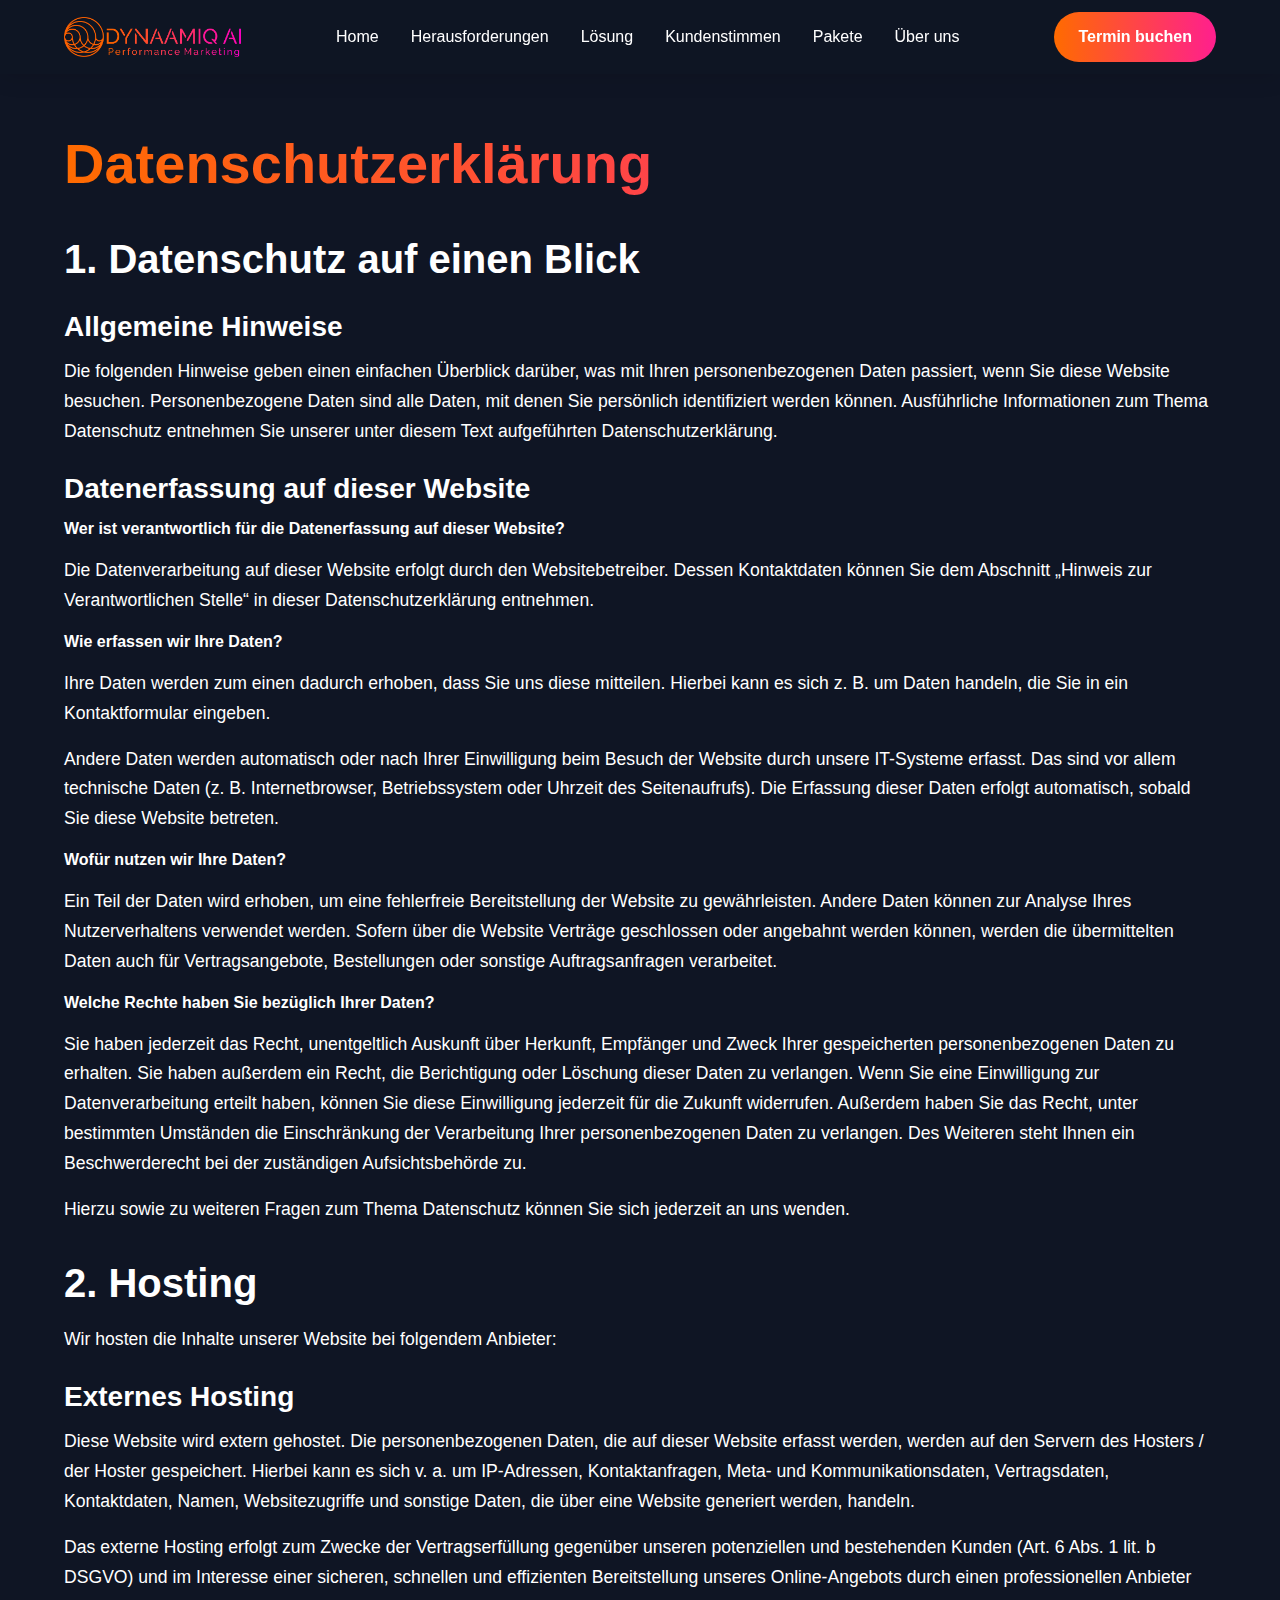
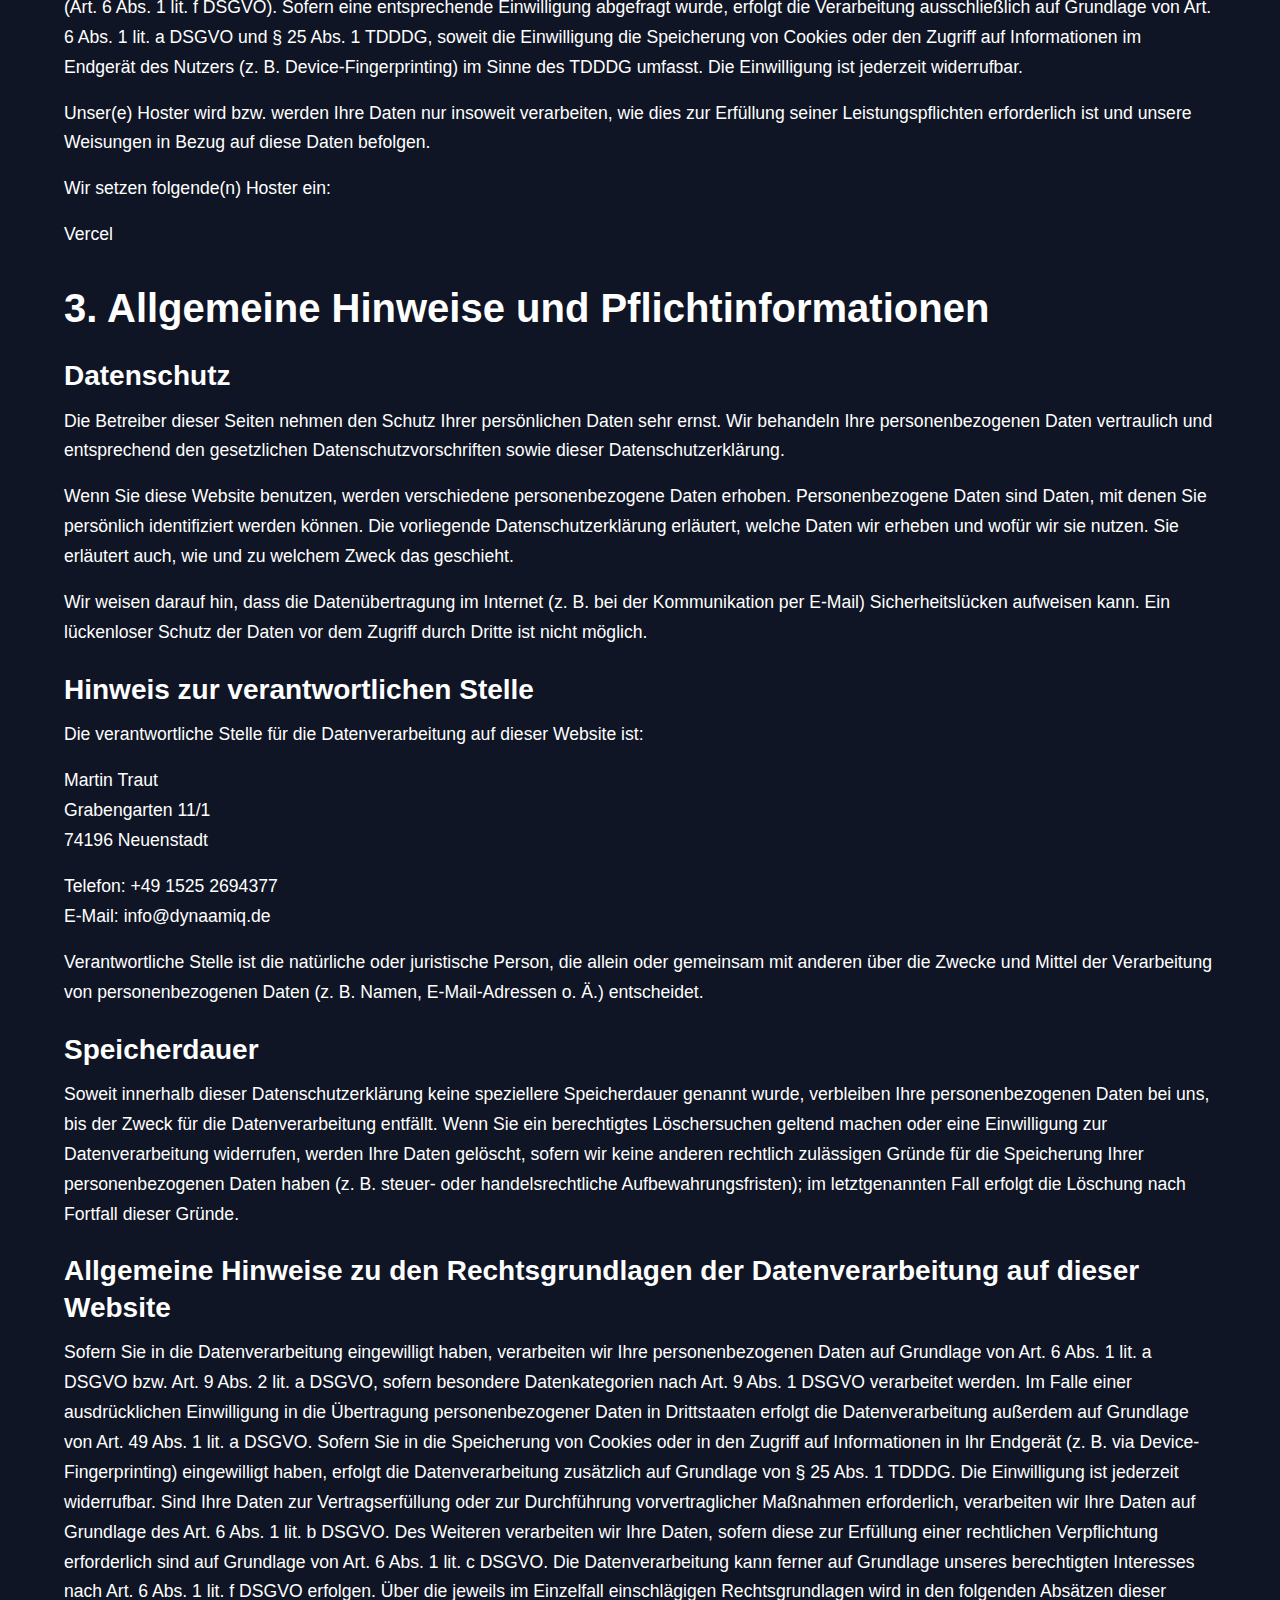
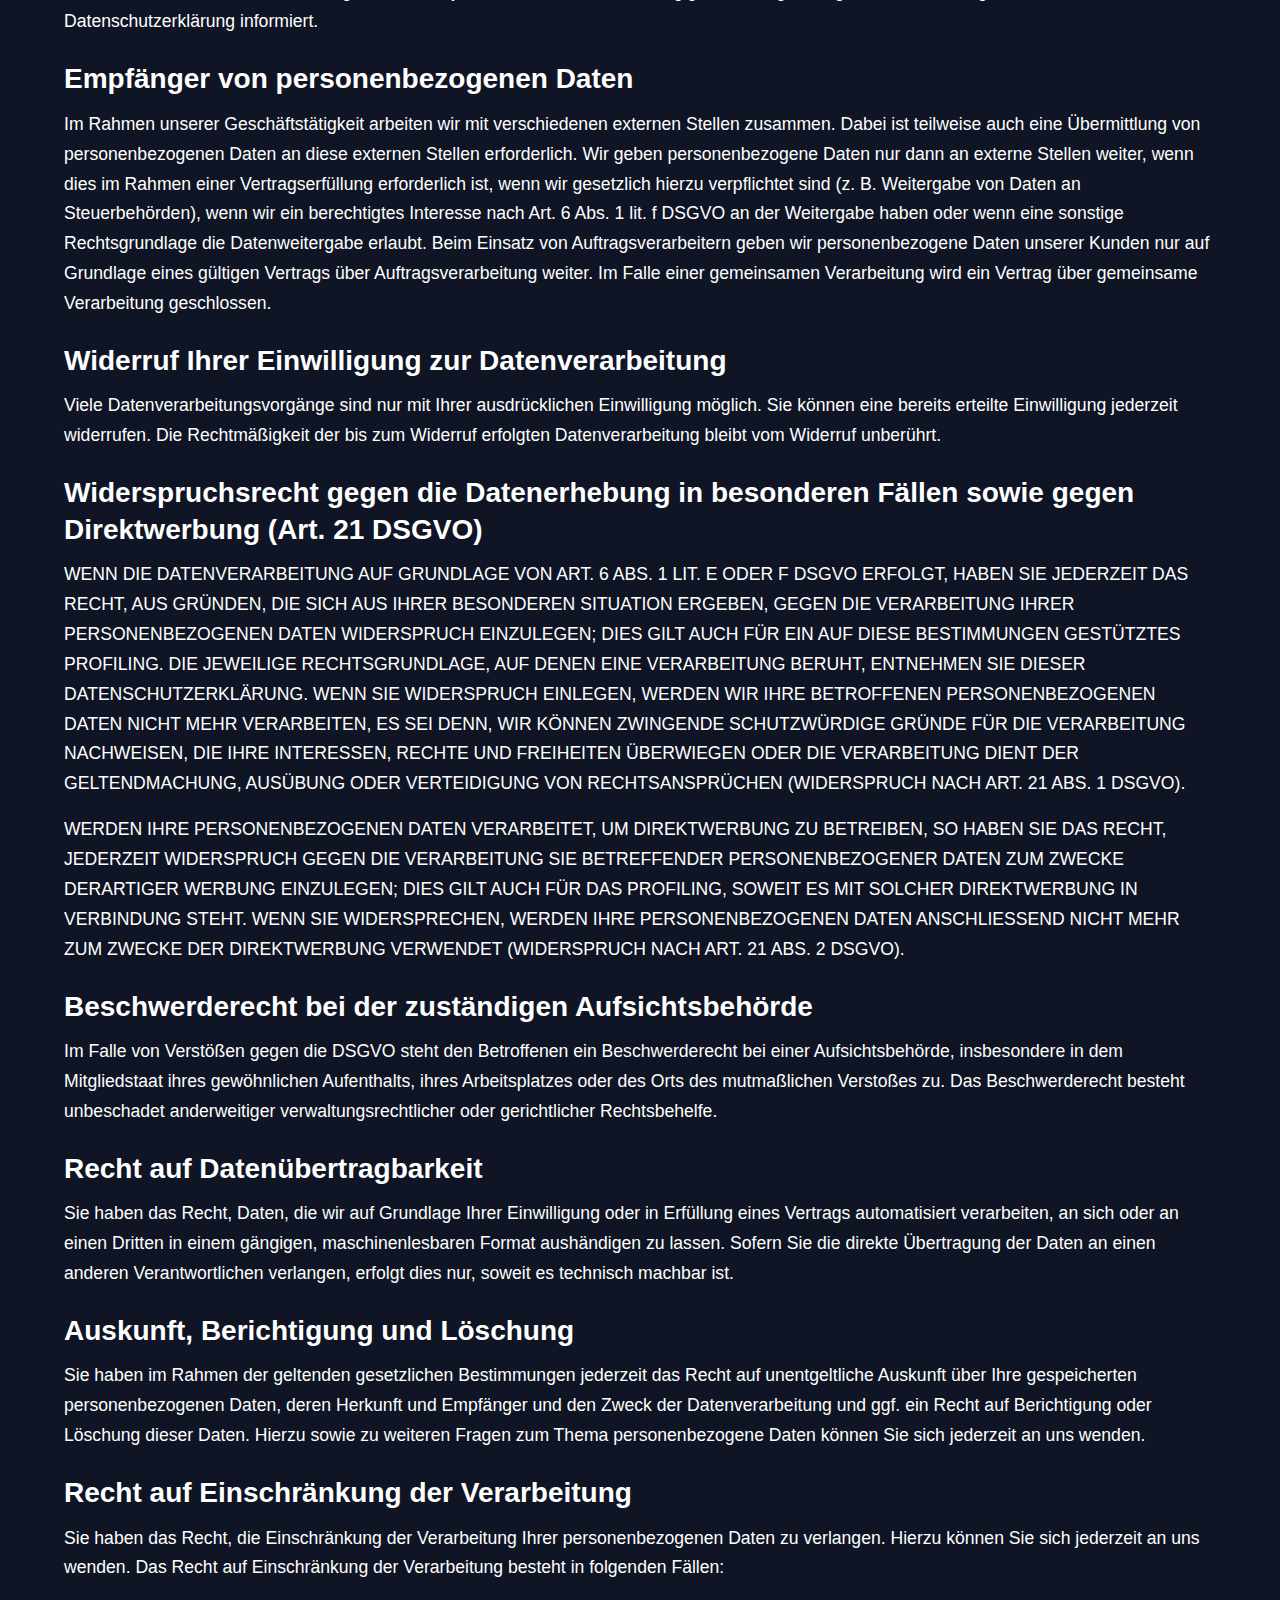
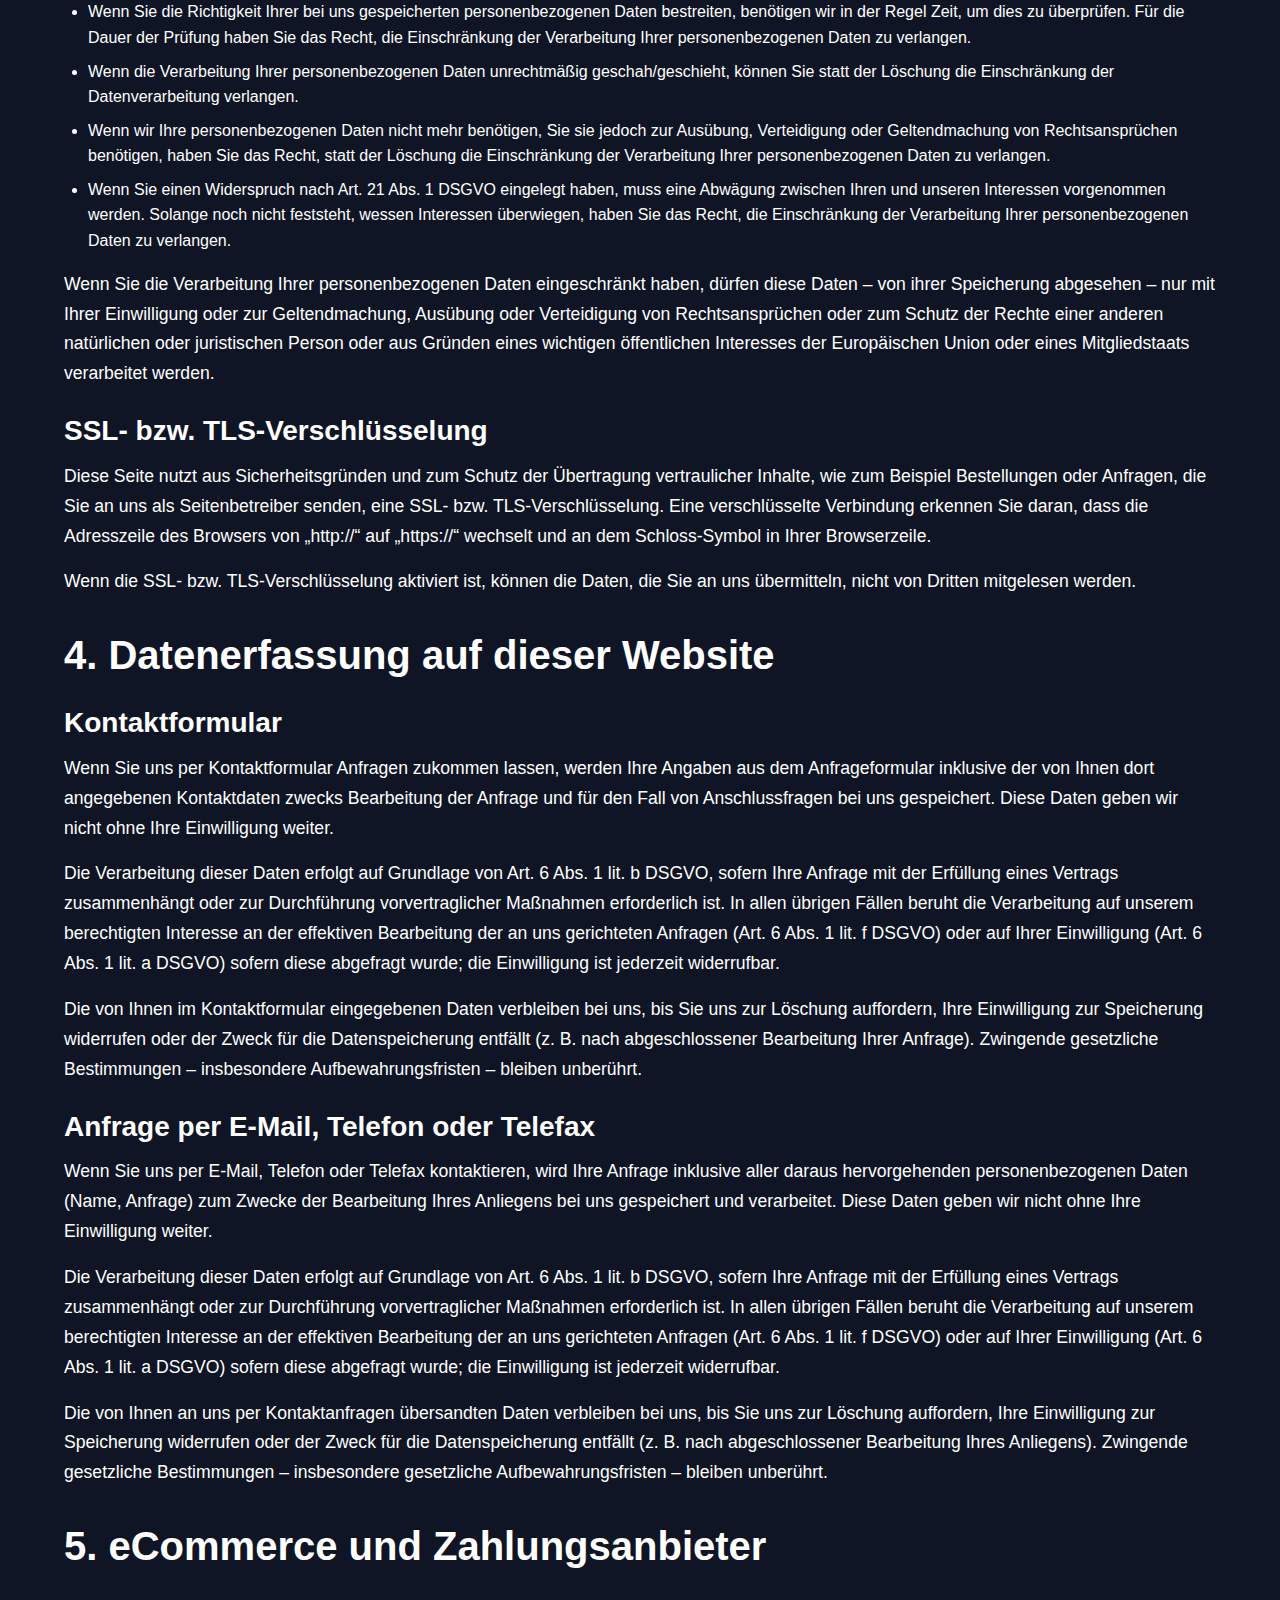
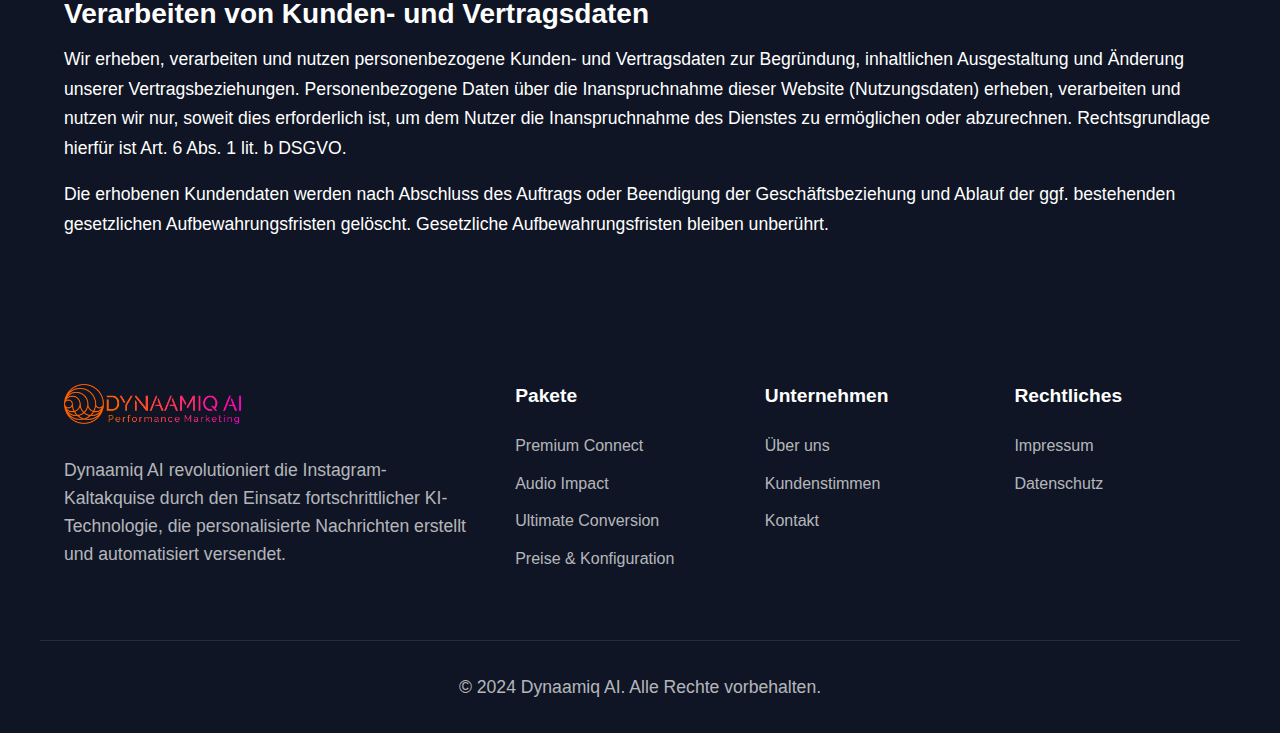
<file: datenschutz.html>
<!DOCTYPE html>
<html lang="de">

<head>
    <meta charset="UTF-8">
    <meta name="viewport" content="width=device-width, initial-scale=1.0">
    <title>Datenschutz - Dynaamiq AI</title>
    <link rel="stylesheet" href="css/styles.css">
    <link rel="icon" type="image/png" href="images/dynaamiq_logo.png">
    <style>
        body {
            padding-top: 80px;
            /* Account for fixed navbar */
        }

        .legal-content {
            padding: 3rem 1.5rem;
            background-color: var(--dark-bg);
            color: var(--text-light);
            min-height: calc(100vh - 160px);
            /* Adjust based on navbar and footer height */
        }

        .legal-content h1 {
            margin-bottom: 2rem;
        }

        .legal-content h2 {
            margin-top: 2rem;
            margin-bottom: 1rem;
        }

        .legal-content h3 {
            margin-top: 1.5rem;
            margin-bottom: 0.75rem;
        }

        .legal-content p {
            margin-bottom: 1rem;
            line-height: 1.7;
        }

        .legal-content ul {
            margin-bottom: 1rem;
            margin-left: 1.5rem;
        }

        .legal-content li {
            margin-bottom: 0.5rem;
        }

        .legal-content a {
            color: var(--primary-color);
            text-decoration: underline;
        }

        .legal-content a:hover {
            color: var(--secondary-color);
        }
    </style>
</head>

<body>
    <!-- Navbar -->
    <nav class="navbar scrolled"> <!-- Assuming scrolled state for consistent look -->
        <div class="container navbar-container">
            <a href="index.html" class="navbar-logo">
                <img src="images/dynaamiq_logo.png" alt="Dynaamiq AI Logo">
            </a>
            <div class="navbar-menu">
                <a href="index.html#home">Home</a>
                <a href="index.html#challenges">Herausforderungen</a>
                <a href="index.html#solution">Lösung</a>
                <a href="index.html#testimonials">Kundenstimmen</a>
                <a href="index.html#pricing">Pakete</a>
                <a href="index.html#team">Über uns</a>
            </div>
            <a href="index.html#contact" class="btn btn-primary navbar-cta">
                <span class="navbar-cta-text">Termin buchen</span>
            </a>
            <button class="navbar-toggle">
                <i class="fas fa-bars"></i>
            </button>
        </div>
    </nav>

    <main class="legal-content container">
        <h1>Datenschutz&shy;erkl&auml;rung</h1>
        <h2>1. Datenschutz auf einen Blick</h2>
        <h3>Allgemeine Hinweise</h3>
        <p>Die folgenden Hinweise geben einen einfachen &Uuml;berblick dar&uuml;ber, was mit Ihren personenbezogenen
            Daten passiert, wenn Sie diese Website besuchen. Personenbezogene Daten sind alle Daten, mit denen Sie
            pers&ouml;nlich identifiziert werden k&ouml;nnen. Ausf&uuml;hrliche Informationen zum Thema Datenschutz
            entnehmen Sie unserer unter diesem Text aufgef&uuml;hrten Datenschutzerkl&auml;rung.</p>
        <h3>Datenerfassung auf dieser Website</h3>
        <h4>Wer ist verantwortlich f&uuml;r die Datenerfassung auf dieser Website?</h4>
        <p>Die Datenverarbeitung auf dieser Website erfolgt durch den Websitebetreiber. Dessen Kontaktdaten k&ouml;nnen
            Sie dem Abschnitt &bdquo;Hinweis zur Verantwortlichen Stelle&ldquo; in dieser Datenschutzerkl&auml;rung
            entnehmen.</p>
        <h4>Wie erfassen wir Ihre Daten?</h4>
        <p>Ihre Daten werden zum einen dadurch erhoben, dass Sie uns diese mitteilen. Hierbei kann es sich z.&nbsp;B. um
            Daten handeln, die Sie in ein Kontaktformular eingeben.</p>
        <p>Andere Daten werden automatisch oder nach Ihrer Einwilligung beim Besuch der Website durch unsere IT-Systeme
            erfasst. Das sind vor allem technische Daten (z.&nbsp;B. Internetbrowser, Betriebssystem oder Uhrzeit des
            Seitenaufrufs). Die Erfassung dieser Daten erfolgt automatisch, sobald Sie diese Website betreten.</p>
        <h4>Wof&uuml;r nutzen wir Ihre Daten?</h4>
        <p>Ein Teil der Daten wird erhoben, um eine fehlerfreie Bereitstellung der Website zu gew&auml;hrleisten. Andere
            Daten k&ouml;nnen zur Analyse Ihres Nutzerverhaltens verwendet werden. Sofern &uuml;ber die Website
            Vertr&auml;ge geschlossen oder angebahnt werden k&ouml;nnen, werden die &uuml;bermittelten Daten auch
            f&uuml;r Vertragsangebote, Bestellungen oder sonstige Auftragsanfragen verarbeitet.</p>
        <h4>Welche Rechte haben Sie bez&uuml;glich Ihrer Daten?</h4>
        <p>Sie haben jederzeit das Recht, unentgeltlich Auskunft &uuml;ber Herkunft, Empf&auml;nger und Zweck Ihrer
            gespeicherten personenbezogenen Daten zu erhalten. Sie haben au&szlig;erdem ein Recht, die Berichtigung oder
            L&ouml;schung dieser Daten zu verlangen. Wenn Sie eine Einwilligung zur Datenverarbeitung erteilt haben,
            k&ouml;nnen Sie diese Einwilligung jederzeit f&uuml;r die Zukunft widerrufen. Au&szlig;erdem haben Sie das
            Recht, unter bestimmten Umst&auml;nden die Einschr&auml;nkung der Verarbeitung Ihrer personenbezogenen Daten
            zu verlangen. Des Weiteren steht Ihnen ein Beschwerderecht bei der zust&auml;ndigen Aufsichtsbeh&ouml;rde
            zu.</p>
        <p>Hierzu sowie zu weiteren Fragen zum Thema Datenschutz k&ouml;nnen Sie sich jederzeit an uns wenden.</p>
        <h2>2. Hosting</h2>
        <p>Wir hosten die Inhalte unserer Website bei folgendem Anbieter:</p>
        <h3>Externes Hosting</h3>
        <p>Diese Website wird extern gehostet. Die personenbezogenen Daten, die auf dieser Website erfasst werden,
            werden auf den Servern des Hosters / der Hoster gespeichert. Hierbei kann es sich v.&nbsp;a. um IP-Adressen,
            Kontaktanfragen, Meta- und Kommunikationsdaten, Vertragsdaten, Kontaktdaten, Namen, Websitezugriffe und
            sonstige Daten, die &uuml;ber eine Website generiert werden, handeln.</p>
        <p>Das externe Hosting erfolgt zum Zwecke der Vertragserf&uuml;llung gegen&uuml;ber unseren potenziellen und
            bestehenden Kunden (Art. 6 Abs. 1 lit. b DSGVO) und im Interesse einer sicheren, schnellen und effizienten
            Bereitstellung unseres Online-Angebots durch einen professionellen Anbieter (Art. 6 Abs. 1 lit. f DSGVO).
            Sofern eine entsprechende Einwilligung abgefragt wurde, erfolgt die Verarbeitung ausschlie&szlig;lich auf
            Grundlage von Art. 6 Abs. 1 lit. a DSGVO und &sect; 25 Abs. 1 TDDDG, soweit die Einwilligung die Speicherung
            von Cookies oder den Zugriff auf Informationen im Endger&auml;t des Nutzers (z.&nbsp;B.
            Device-Fingerprinting) im Sinne des TDDDG umfasst. Die Einwilligung ist jederzeit widerrufbar.</p>
        <p>Unser(e) Hoster wird bzw. werden Ihre Daten nur insoweit verarbeiten, wie dies zur Erf&uuml;llung seiner
            Leistungspflichten erforderlich ist und unsere Weisungen in Bezug auf diese Daten befolgen.</p>
        <p>Wir setzen folgende(n) Hoster ein:</p>
        <p>Vercel</p>
        <h2>3. Allgemeine Hinweise und Pflicht&shy;informationen</h2>
        <h3>Datenschutz</h3>
        <p>Die Betreiber dieser Seiten nehmen den Schutz Ihrer pers&ouml;nlichen Daten sehr ernst. Wir behandeln Ihre
            personenbezogenen Daten vertraulich und entsprechend den gesetzlichen Datenschutzvorschriften sowie dieser
            Datenschutzerkl&auml;rung.</p>
        <p>Wenn Sie diese Website benutzen, werden verschiedene personenbezogene Daten erhoben. Personenbezogene Daten
            sind Daten, mit denen Sie pers&ouml;nlich identifiziert werden k&ouml;nnen. Die vorliegende
            Datenschutzerkl&auml;rung erl&auml;utert, welche Daten wir erheben und wof&uuml;r wir sie nutzen. Sie
            erl&auml;utert auch, wie und zu welchem Zweck das geschieht.</p>
        <p>Wir weisen darauf hin, dass die Daten&uuml;bertragung im Internet (z.&nbsp;B. bei der Kommunikation per
            E-Mail) Sicherheitsl&uuml;cken aufweisen kann. Ein l&uuml;ckenloser Schutz der Daten vor dem Zugriff durch
            Dritte ist nicht m&ouml;glich.</p>
        <h3>Hinweis zur verantwortlichen Stelle</h3>
        <p>Die verantwortliche Stelle f&uuml;r die Datenverarbeitung auf dieser Website ist:</p>
        <p>Martin Traut<br />
            Grabengarten 11/1<br />
            74196 Neuenstadt</p>

        <p>Telefon: +49 1525 2694377<br />
            E-Mail: info@dynaamiq.de</p>
        <p>Verantwortliche Stelle ist die nat&uuml;rliche oder juristische Person, die allein oder gemeinsam mit anderen
            &uuml;ber die Zwecke und Mittel der Verarbeitung von personenbezogenen Daten (z.&nbsp;B. Namen,
            E-Mail-Adressen o. &Auml;.) entscheidet.</p>

        <h3>Speicherdauer</h3>
        <p>Soweit innerhalb dieser Datenschutzerkl&auml;rung keine speziellere Speicherdauer genannt wurde, verbleiben
            Ihre personenbezogenen Daten bei uns, bis der Zweck f&uuml;r die Datenverarbeitung entf&auml;llt. Wenn Sie
            ein berechtigtes L&ouml;schersuchen geltend machen oder eine Einwilligung zur Datenverarbeitung widerrufen,
            werden Ihre Daten gel&ouml;scht, sofern wir keine anderen rechtlich zul&auml;ssigen Gr&uuml;nde f&uuml;r die
            Speicherung Ihrer personenbezogenen Daten haben (z.&nbsp;B. steuer- oder handelsrechtliche
            Aufbewahrungsfristen); im letztgenannten Fall erfolgt die L&ouml;schung nach Fortfall dieser Gr&uuml;nde.
        </p>
        <h3>Allgemeine Hinweise zu den Rechtsgrundlagen der Datenverarbeitung auf dieser Website</h3>
        <p>Sofern Sie in die Datenverarbeitung eingewilligt haben, verarbeiten wir Ihre personenbezogenen Daten auf
            Grundlage von Art. 6 Abs. 1 lit. a DSGVO bzw. Art. 9 Abs. 2 lit. a DSGVO, sofern besondere Datenkategorien
            nach Art. 9 Abs. 1 DSGVO verarbeitet werden. Im Falle einer ausdr&uuml;cklichen Einwilligung in die
            &Uuml;bertragung personenbezogener Daten in Drittstaaten erfolgt die Datenverarbeitung au&szlig;erdem auf
            Grundlage von Art. 49 Abs. 1 lit. a DSGVO. Sofern Sie in die Speicherung von Cookies oder in den Zugriff auf
            Informationen in Ihr Endger&auml;t (z.&nbsp;B. via Device-Fingerprinting) eingewilligt haben, erfolgt die
            Datenverarbeitung zus&auml;tzlich auf Grundlage von &sect; 25 Abs. 1 TDDDG. Die Einwilligung ist jederzeit
            widerrufbar. Sind Ihre Daten zur Vertragserf&uuml;llung oder zur Durchf&uuml;hrung vorvertraglicher
            Ma&szlig;nahmen erforderlich, verarbeiten wir Ihre Daten auf Grundlage des Art. 6 Abs. 1 lit. b DSGVO. Des
            Weiteren verarbeiten wir Ihre Daten, sofern diese zur Erf&uuml;llung einer rechtlichen Verpflichtung
            erforderlich sind auf Grundlage von Art. 6 Abs. 1 lit. c DSGVO. Die Datenverarbeitung kann ferner auf
            Grundlage unseres berechtigten Interesses nach Art. 6 Abs. 1 lit. f DSGVO erfolgen. &Uuml;ber die jeweils im
            Einzelfall einschl&auml;gigen Rechtsgrundlagen wird in den folgenden Abs&auml;tzen dieser
            Datenschutzerkl&auml;rung informiert.</p>
        <h3>Empf&auml;nger von personenbezogenen Daten</h3>
        <p>Im Rahmen unserer Gesch&auml;ftst&auml;tigkeit arbeiten wir mit verschiedenen externen Stellen zusammen.
            Dabei ist teilweise auch eine &Uuml;bermittlung von personenbezogenen Daten an diese externen Stellen
            erforderlich. Wir geben personenbezogene Daten nur dann an externe Stellen weiter, wenn dies im Rahmen einer
            Vertragserf&uuml;llung erforderlich ist, wenn wir gesetzlich hierzu verpflichtet sind (z.&nbsp;B. Weitergabe
            von Daten an Steuerbeh&ouml;rden), wenn wir ein berechtigtes Interesse nach Art. 6 Abs. 1 lit. f DSGVO an
            der Weitergabe haben oder wenn eine sonstige Rechtsgrundlage die Datenweitergabe erlaubt. Beim Einsatz von
            Auftragsverarbeitern geben wir personenbezogene Daten unserer Kunden nur auf Grundlage eines g&uuml;ltigen
            Vertrags &uuml;ber Auftragsverarbeitung weiter. Im Falle einer gemeinsamen Verarbeitung wird ein Vertrag
            &uuml;ber gemeinsame Verarbeitung geschlossen.</p>
        <h3>Widerruf Ihrer Einwilligung zur Datenverarbeitung</h3>
        <p>Viele Datenverarbeitungsvorg&auml;nge sind nur mit Ihrer ausdr&uuml;cklichen Einwilligung m&ouml;glich. Sie
            k&ouml;nnen eine bereits erteilte Einwilligung jederzeit widerrufen. Die Rechtm&auml;&szlig;igkeit der bis
            zum Widerruf erfolgten Datenverarbeitung bleibt vom Widerruf unber&uuml;hrt.</p>
        <h3>Widerspruchsrecht gegen die Datenerhebung in besonderen F&auml;llen sowie gegen Direktwerbung (Art. 21
            DSGVO)</h3>
        <p>WENN DIE DATENVERARBEITUNG AUF GRUNDLAGE VON ART. 6 ABS. 1 LIT. E ODER F DSGVO ERFOLGT, HABEN SIE JEDERZEIT
            DAS RECHT, AUS GR&Uuml;NDEN, DIE SICH AUS IHRER BESONDEREN SITUATION ERGEBEN, GEGEN DIE VERARBEITUNG IHRER
            PERSONENBEZOGENEN DATEN WIDERSPRUCH EINZULEGEN; DIES GILT AUCH F&Uuml;R EIN AUF DIESE BESTIMMUNGEN
            GEST&Uuml;TZTES PROFILING. DIE JEWEILIGE RECHTSGRUNDLAGE, AUF DENEN EINE VERARBEITUNG BERUHT, ENTNEHMEN SIE
            DIESER DATENSCHUTZERKL&Auml;RUNG. WENN SIE WIDERSPRUCH EINLEGEN, WERDEN WIR IHRE BETROFFENEN
            PERSONENBEZOGENEN DATEN NICHT MEHR VERARBEITEN, ES SEI DENN, WIR K&Ouml;NNEN ZWINGENDE SCHUTZW&Uuml;RDIGE
            GR&Uuml;NDE F&Uuml;R DIE VERARBEITUNG NACHWEISEN, DIE IHRE INTERESSEN, RECHTE UND FREIHEITEN &Uuml;BERWIEGEN
            ODER DIE VERARBEITUNG DIENT DER GELTENDMACHUNG, AUS&Uuml;BUNG ODER VERTEIDIGUNG VON RECHTSANSPR&Uuml;CHEN
            (WIDERSPRUCH NACH ART. 21 ABS. 1 DSGVO).</p>
        <p>WERDEN IHRE PERSONENBEZOGENEN DATEN VERARBEITET, UM DIREKTWERBUNG ZU BETREIBEN, SO HABEN SIE DAS RECHT,
            JEDERZEIT WIDERSPRUCH GEGEN DIE VERARBEITUNG SIE BETREFFENDER PERSONENBEZOGENER DATEN ZUM ZWECKE DERARTIGER
            WERBUNG EINZULEGEN; DIES GILT AUCH F&Uuml;R DAS PROFILING, SOWEIT ES MIT SOLCHER DIREKTWERBUNG IN VERBINDUNG
            STEHT. WENN SIE WIDERSPRECHEN, WERDEN IHRE PERSONENBEZOGENEN DATEN ANSCHLIESSEND NICHT MEHR ZUM ZWECKE DER
            DIREKTWERBUNG VERWENDET (WIDERSPRUCH NACH ART. 21 ABS. 2 DSGVO).</p>
        <h3>Beschwerde&shy;recht bei der zust&auml;ndigen Aufsichts&shy;beh&ouml;rde</h3>
        <p>Im Falle von Verst&ouml;&szlig;en gegen die DSGVO steht den Betroffenen ein Beschwerderecht bei einer
            Aufsichtsbeh&ouml;rde, insbesondere in dem Mitgliedstaat ihres gew&ouml;hnlichen Aufenthalts, ihres
            Arbeitsplatzes oder des Orts des mutma&szlig;lichen Versto&szlig;es zu. Das Beschwerderecht besteht
            unbeschadet anderweitiger verwaltungsrechtlicher oder gerichtlicher Rechtsbehelfe.</p>
        <h3>Recht auf Daten&shy;&uuml;bertrag&shy;barkeit</h3>
        <p>Sie haben das Recht, Daten, die wir auf Grundlage Ihrer Einwilligung oder in Erf&uuml;llung eines Vertrags
            automatisiert verarbeiten, an sich oder an einen Dritten in einem g&auml;ngigen, maschinenlesbaren Format
            aush&auml;ndigen zu lassen. Sofern Sie die direkte &Uuml;bertragung der Daten an einen anderen
            Verantwortlichen verlangen, erfolgt dies nur, soweit es technisch machbar ist.</p>
        <h3>Auskunft, Berichtigung und L&ouml;schung</h3>
        <p>Sie haben im Rahmen der geltenden gesetzlichen Bestimmungen jederzeit das Recht auf unentgeltliche Auskunft
            &uuml;ber Ihre gespeicherten personenbezogenen Daten, deren Herkunft und Empf&auml;nger und den Zweck der
            Datenverarbeitung und ggf. ein Recht auf Berichtigung oder L&ouml;schung dieser Daten. Hierzu sowie zu
            weiteren Fragen zum Thema personenbezogene Daten k&ouml;nnen Sie sich jederzeit an uns wenden.</p>
        <h3>Recht auf Einschr&auml;nkung der Verarbeitung</h3>
        <p>Sie haben das Recht, die Einschr&auml;nkung der Verarbeitung Ihrer personenbezogenen Daten zu verlangen.
            Hierzu k&ouml;nnen Sie sich jederzeit an uns wenden. Das Recht auf Einschr&auml;nkung der Verarbeitung
            besteht in folgenden F&auml;llen:</p>
        <ul>
            <li>Wenn Sie die Richtigkeit Ihrer bei uns gespeicherten personenbezogenen Daten bestreiten, ben&ouml;tigen
                wir in der Regel Zeit, um dies zu &uuml;berpr&uuml;fen. F&uuml;r die Dauer der Pr&uuml;fung haben Sie
                das Recht, die Einschr&auml;nkung der Verarbeitung Ihrer personenbezogenen Daten zu verlangen.</li>
            <li>Wenn die Verarbeitung Ihrer personenbezogenen Daten unrechtm&auml;&szlig;ig geschah/geschieht,
                k&ouml;nnen Sie statt der L&ouml;schung die Einschr&auml;nkung der Datenverarbeitung verlangen.</li>
            <li>Wenn wir Ihre personenbezogenen Daten nicht mehr ben&ouml;tigen, Sie sie jedoch zur Aus&uuml;bung,
                Verteidigung oder Geltendmachung von Rechtsanspr&uuml;chen ben&ouml;tigen, haben Sie das Recht, statt
                der L&ouml;schung die Einschr&auml;nkung der Verarbeitung Ihrer personenbezogenen Daten zu verlangen.
            </li>
            <li>Wenn Sie einen Widerspruch nach Art. 21 Abs. 1 DSGVO eingelegt haben, muss eine Abw&auml;gung zwischen
                Ihren und unseren Interessen vorgenommen werden. Solange noch nicht feststeht, wessen Interessen
                &uuml;berwiegen, haben Sie das Recht, die Einschr&auml;nkung der Verarbeitung Ihrer personenbezogenen
                Daten zu verlangen.</li>
        </ul>
        <p>Wenn Sie die Verarbeitung Ihrer personenbezogenen Daten eingeschr&auml;nkt haben, d&uuml;rfen diese Daten
            &ndash; von ihrer Speicherung abgesehen &ndash; nur mit Ihrer Einwilligung oder zur Geltendmachung,
            Aus&uuml;bung oder Verteidigung von Rechtsanspr&uuml;chen oder zum Schutz der Rechte einer anderen
            nat&uuml;rlichen oder juristischen Person oder aus Gr&uuml;nden eines wichtigen &ouml;ffentlichen Interesses
            der Europ&auml;ischen Union oder eines Mitgliedstaats verarbeitet werden.</p>
        <h3>SSL- bzw. TLS-Verschl&uuml;sselung</h3>
        <p>Diese Seite nutzt aus Sicherheitsgr&uuml;nden und zum Schutz der &Uuml;bertragung vertraulicher Inhalte, wie
            zum Beispiel Bestellungen oder Anfragen, die Sie an uns als Seitenbetreiber senden, eine SSL- bzw.
            TLS-Verschl&uuml;sselung. Eine verschl&uuml;sselte Verbindung erkennen Sie daran, dass die Adresszeile des
            Browsers von &bdquo;http://&ldquo; auf &bdquo;https://&ldquo; wechselt und an dem Schloss-Symbol in Ihrer
            Browserzeile.</p>
        <p>Wenn die SSL- bzw. TLS-Verschl&uuml;sselung aktiviert ist, k&ouml;nnen die Daten, die Sie an uns
            &uuml;bermitteln, nicht von Dritten mitgelesen werden.</p>
        <h2>4. Datenerfassung auf dieser Website</h2>
        <h3>Kontaktformular</h3>
        <p>Wenn Sie uns per Kontaktformular Anfragen zukommen lassen, werden Ihre Angaben aus dem Anfrageformular
            inklusive der von Ihnen dort angegebenen Kontaktdaten zwecks Bearbeitung der Anfrage und f&uuml;r den Fall
            von Anschlussfragen bei uns gespeichert. Diese Daten geben wir nicht ohne Ihre Einwilligung weiter.</p>
        <p>Die Verarbeitung dieser Daten erfolgt auf Grundlage von Art. 6 Abs. 1 lit. b DSGVO, sofern Ihre Anfrage mit
            der Erf&uuml;llung eines Vertrags zusammenh&auml;ngt oder zur Durchf&uuml;hrung vorvertraglicher
            Ma&szlig;nahmen erforderlich ist. In allen &uuml;brigen F&auml;llen beruht die Verarbeitung auf unserem
            berechtigten Interesse an der effektiven Bearbeitung der an uns gerichteten Anfragen (Art. 6 Abs. 1 lit. f
            DSGVO) oder auf Ihrer Einwilligung (Art. 6 Abs. 1 lit. a DSGVO) sofern diese abgefragt wurde; die
            Einwilligung ist jederzeit widerrufbar.</p>
        <p>Die von Ihnen im Kontaktformular eingegebenen Daten verbleiben bei uns, bis Sie uns zur L&ouml;schung
            auffordern, Ihre Einwilligung zur Speicherung widerrufen oder der Zweck f&uuml;r die Datenspeicherung
            entf&auml;llt (z.&nbsp;B. nach abgeschlossener Bearbeitung Ihrer Anfrage). Zwingende gesetzliche
            Bestimmungen &ndash; insbesondere Aufbewahrungsfristen &ndash; bleiben unber&uuml;hrt.</p>
        <h3>Anfrage per E-Mail, Telefon oder Telefax</h3>
        <p>Wenn Sie uns per E-Mail, Telefon oder Telefax kontaktieren, wird Ihre Anfrage inklusive aller daraus
            hervorgehenden personenbezogenen Daten (Name, Anfrage) zum Zwecke der Bearbeitung Ihres Anliegens bei uns
            gespeichert und verarbeitet. Diese Daten geben wir nicht ohne Ihre Einwilligung weiter.</p>
        <p>Die Verarbeitung dieser Daten erfolgt auf Grundlage von Art. 6 Abs. 1 lit. b DSGVO, sofern Ihre Anfrage mit
            der Erf&uuml;llung eines Vertrags zusammenh&auml;ngt oder zur Durchf&uuml;hrung vorvertraglicher
            Ma&szlig;nahmen erforderlich ist. In allen &uuml;brigen F&auml;llen beruht die Verarbeitung auf unserem
            berechtigten Interesse an der effektiven Bearbeitung der an uns gerichteten Anfragen (Art. 6 Abs. 1 lit. f
            DSGVO) oder auf Ihrer Einwilligung (Art. 6 Abs. 1 lit. a DSGVO) sofern diese abgefragt wurde; die
            Einwilligung ist jederzeit widerrufbar.</p>
        <p>Die von Ihnen an uns per Kontaktanfragen &uuml;bersandten Daten verbleiben bei uns, bis Sie uns zur
            L&ouml;schung auffordern, Ihre Einwilligung zur Speicherung widerrufen oder der Zweck f&uuml;r die
            Datenspeicherung entf&auml;llt (z.&nbsp;B. nach abgeschlossener Bearbeitung Ihres Anliegens). Zwingende
            gesetzliche Bestimmungen &ndash; insbesondere gesetzliche Aufbewahrungsfristen &ndash; bleiben
            unber&uuml;hrt.</p>
        <h2>5. eCommerce und Zahlungs&shy;anbieter</h2>
        <h3>Verarbeiten von Kunden- und Vertragsdaten</h3>
        <p>Wir erheben, verarbeiten und nutzen personenbezogene Kunden- und Vertragsdaten zur Begr&uuml;ndung,
            inhaltlichen Ausgestaltung und &Auml;nderung unserer Vertragsbeziehungen. Personenbezogene Daten &uuml;ber
            die Inanspruchnahme dieser Website (Nutzungsdaten) erheben, verarbeiten und nutzen wir nur, soweit dies
            erforderlich ist, um dem Nutzer die Inanspruchnahme des Dienstes zu erm&ouml;glichen oder abzurechnen.
            Rechtsgrundlage hierf&uuml;r ist Art. 6 Abs. 1 lit. b DSGVO.</p>
        <p>Die erhobenen Kundendaten werden nach Abschluss des Auftrags oder Beendigung der Gesch&auml;ftsbeziehung und
            Ablauf der ggf. bestehenden gesetzlichen Aufbewahrungsfristen gel&ouml;scht. Gesetzliche
            Aufbewahrungsfristen bleiben unber&uuml;hrt.</p>
    </main>

    <!-- Footer -->
    <footer class="footer">
        <div class="container footer-container">
            <div class="footer-info">
                <div class="footer-logo">
                    <img src="images/dynaamiq_logo.png" alt="Dynaamiq AI Logo">
                </div>
                <p class="footer-about">Dynaamiq AI revolutioniert die Instagram-Kaltakquise durch den Einsatz
                    fortschrittlicher KI-Technologie, die personalisierte Nachrichten erstellt und automatisiert
                    versendet.</p>
            </div>

            <div class="footer-links-column">
                <h3 class="footer-title">Pakete</h3>
                <ul class="footer-links">
                    <li><a href="index.html#pricing">Premium Connect</a></li>
                    <li><a href="index.html#pricing">Audio Impact</a></li>
                    <li><a href="index.html#pricing">Ultimate Conversion</a></li>
                    <li><a href="index.html#pricing">Preise & Konfiguration</a></li>
                </ul>
            </div>

            <div class="footer-links-column">
                <h3 class="footer-title">Unternehmen</h3>
                <ul class="footer-links">
                    <li><a href="index.html#team">Über uns</a></li>
                    <li><a href="index.html#testimonials">Kundenstimmen</a></li>
                    <li><a href="index.html#contact">Kontakt</a></li>
                </ul>
            </div>

            <div class="footer-links-column">
                <h3 class="footer-title">Rechtliches</h3>
                <ul class="footer-links">
                    <li><a href="impressum.html">Impressum</a></li>
                    <li><a href="datenschutz.html">Datenschutz</a></li>
                </ul>
            </div>
        </div>

        <div class="container footer-bottom">
            <p>&copy; 2024 Dynaamiq AI. Alle Rechte vorbehalten.</p> <!-- Updated year -->
        </div>
    </footer>
    <script src="js/script.js"></script>
</body>

</html>
</file>
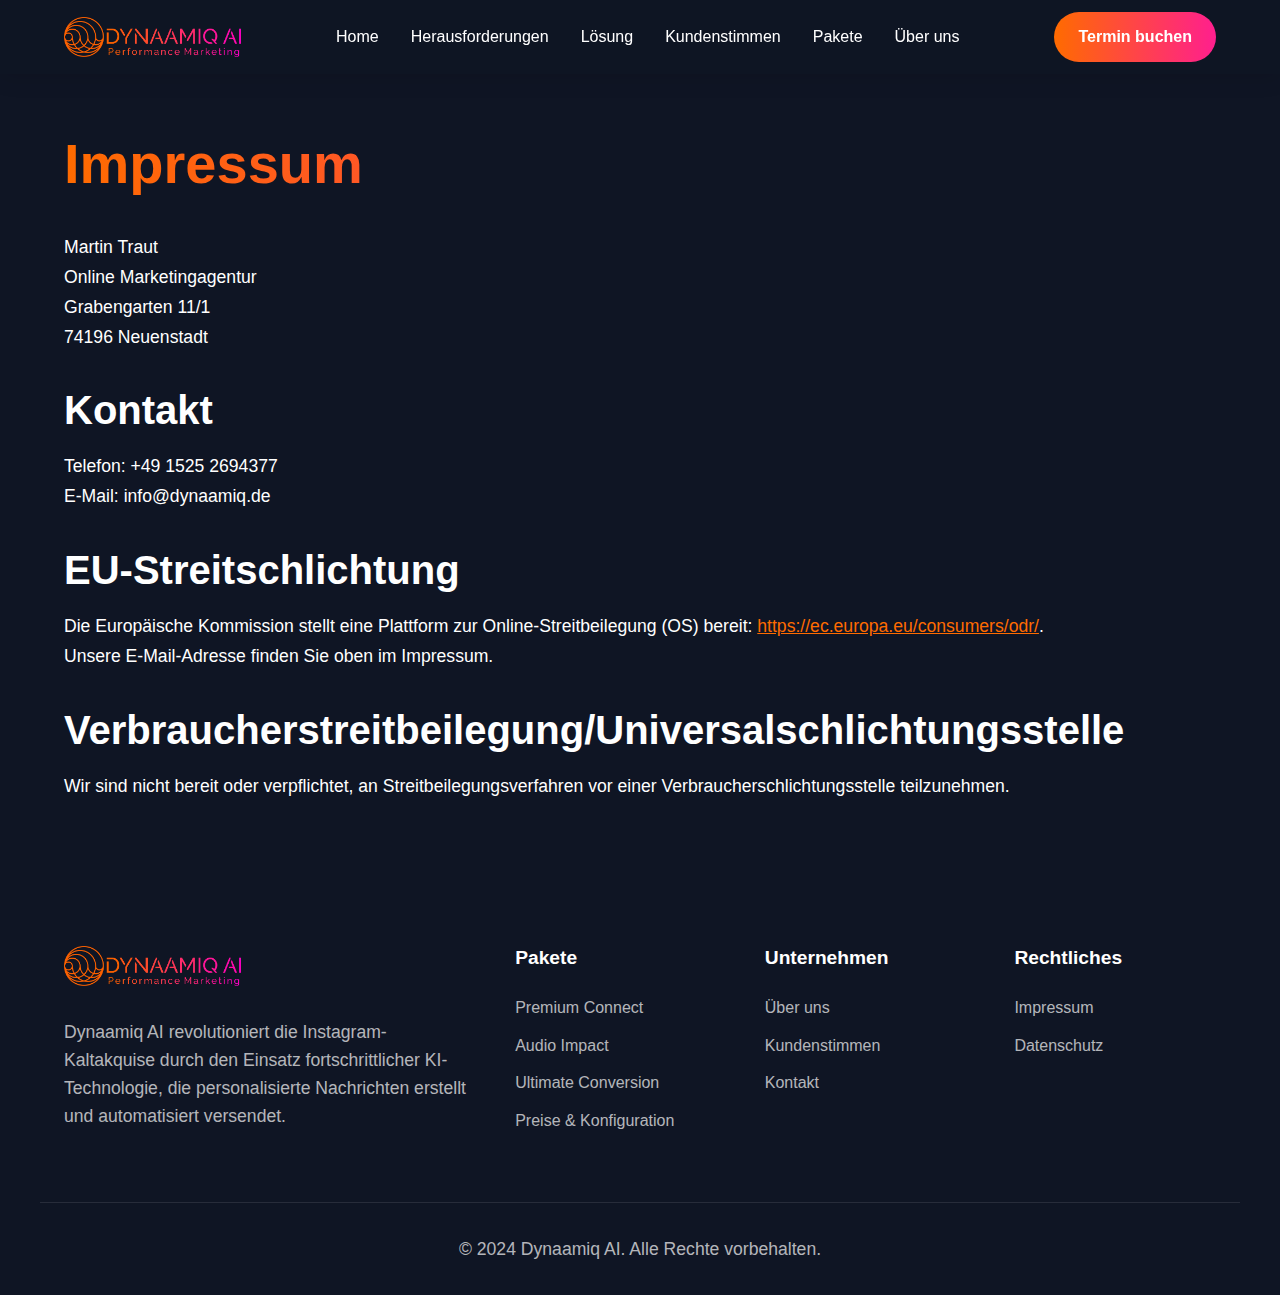
<file: impressum.html>
<!DOCTYPE html>
<html lang="de">

<head>
    <meta charset="UTF-8">
    <meta name="viewport" content="width=device-width, initial-scale=1.0">
    <title>Impressum - Dynaamiq AI</title>
    <link rel="stylesheet" href="css/styles.css">
    <link rel="icon" type="image/png" href="images/dynaamiq_logo.png">
    <style>
        body {
            padding-top: 80px;
            /* Account for fixed navbar */
        }

        .legal-content {
            padding: 3rem 1.5rem;
            background-color: var(--dark-bg);
            color: var(--text-light);
            min-height: calc(100vh - 160px);
            /* Adjust based on navbar and footer height */
        }

        .legal-content h1 {
            margin-bottom: 2rem;
        }

        .legal-content h2 {
            margin-top: 2rem;
            margin-bottom: 1rem;
        }

        .legal-content p {
            margin-bottom: 1rem;
            line-height: 1.7;
        }

        .legal-content a {
            color: var(--primary-color);
            text-decoration: underline;
        }

        .legal-content a:hover {
            color: var(--secondary-color);
        }
    </style>
</head>

<body>
    <!-- Navbar -->
    <nav class="navbar scrolled"> <!-- Assuming scrolled state for consistent look -->
        <div class="container navbar-container">
            <a href="index.html" class="navbar-logo">
                <img src="images/dynaamiq_logo.png" alt="Dynaamiq AI Logo">
            </a>
            <div class="navbar-menu">
                <a href="index.html#home">Home</a>
                <a href="index.html#challenges">Herausforderungen</a>
                <a href="index.html#solution">Lösung</a>
                <a href="index.html#testimonials">Kundenstimmen</a>
                <a href="index.html#pricing">Pakete</a>
                <a href="index.html#team">Über uns</a>
            </div>
            <a href="index.html#contact" class="btn btn-primary navbar-cta">
                <span class="navbar-cta-text">Termin buchen</span>
            </a>
            <button class="navbar-toggle">
                <i class="fas fa-bars"></i>
            </button>
        </div>
    </nav>

    <main class="legal-content container">
        <h1>Impressum</h1>

        <p>Martin Traut<br />
            Online Marketingagentur<br />
            Grabengarten 11/1<br />
            74196 Neuenstadt</p>

        <h2>Kontakt</h2>
        <p>Telefon: +49 1525 2694377<br />
            E-Mail: info@dynaamiq.de</p>

        <h2>EU-Streitschlichtung</h2>
        <p>Die Europ&auml;ische Kommission stellt eine Plattform zur Online-Streitbeilegung (OS) bereit: <a
                href="https://ec.europa.eu/consumers/odr/" target="_blank"
                rel="noopener noreferrer">https://ec.europa.eu/consumers/odr/</a>.<br /> Unsere E-Mail-Adresse finden
            Sie oben im Impressum.</p>

        <h2>Verbraucher&shy;streit&shy;beilegung/Universal&shy;schlichtungs&shy;stelle</h2>
        <p>Wir sind nicht bereit oder verpflichtet, an Streitbeilegungsverfahren vor einer Verbraucherschlichtungsstelle
            teilzunehmen.</p>
    </main>

    <!-- Footer -->
    <footer class="footer">
        <div class="container footer-container">
            <div class="footer-info">
                <div class="footer-logo">
                    <img src="images/dynaamiq_logo.png" alt="Dynaamiq AI Logo">
                </div>
                <p class="footer-about">Dynaamiq AI revolutioniert die Instagram-Kaltakquise durch den Einsatz
                    fortschrittlicher KI-Technologie, die personalisierte Nachrichten erstellt und automatisiert
                    versendet.</p>
            </div>

            <div class="footer-links-column">
                <h3 class="footer-title">Pakete</h3>
                <ul class="footer-links">
                    <li><a href="index.html#pricing">Premium Connect</a></li>
                    <li><a href="index.html#pricing">Audio Impact</a></li>
                    <li><a href="index.html#pricing">Ultimate Conversion</a></li>
                    <li><a href="index.html#pricing">Preise & Konfiguration</a></li>
                </ul>
            </div>

            <div class="footer-links-column">
                <h3 class="footer-title">Unternehmen</h3>
                <ul class="footer-links">
                    <li><a href="index.html#team">Über uns</a></li>
                    <li><a href="index.html#testimonials">Kundenstimmen</a></li>
                    <li><a href="index.html#contact">Kontakt</a></li>
                </ul>
            </div>

            <div class="footer-links-column">
                <h3 class="footer-title">Rechtliches</h3>
                <ul class="footer-links">
                    <li><a href="impressum.html">Impressum</a></li>
                    <li><a href="datenschutz.html">Datenschutz</a></li>
                </ul>
            </div>
        </div>

        <div class="container footer-bottom">
            <p>&copy; 2024 Dynaamiq AI. Alle Rechte vorbehalten.</p> <!-- Updated year -->
        </div>
    </footer>
    <script src="js/script.js"></script>
</body>

</html>
</file>
<file: css/styles.css>
/* 
 * Dynaamiq AI Website - Updated CSS Styles
 * Improved mobile responsiveness with focus on logo alignment
 */

:root {
  --primary-color: #FF6B00;
  --primary-color-rgb: 255, 107, 0;
  --secondary-color: #FF1F8E;
  --dark-bg: #0F1524;
  --light-bg: #F8F9FC;
  --text-light: #FFFFFF;
  --text-dark: #1E2A4A;
  --text-muted: rgba(255, 255, 255, 0.7);
  --border-radius: 12px;
  --transition: all 0.3s ease;
  --box-shadow: 0 10px 30px rgba(0, 0, 0, 0.1);
  --gradient: linear-gradient(90deg, var(--primary-color) 0%, var(--secondary-color) 100%);
}

/* Base Styles */
* {
  margin: 0;
  padding: 0;
  box-sizing: border-box;
}

html {
  scroll-behavior: smooth;
}

body {
  font-family: 'Inter', sans-serif;
  background-color: var(--dark-bg);
  color: var(--text-light);
  line-height: 1.6;
  overflow-x: hidden;
}

h1,
h2,
h3,
h4,
h5,
h6 {
  font-weight: 700;
  line-height: 1.3;
  margin-bottom: 1rem;
}

h1 {
  font-size: 3.5rem;
  background: var(--gradient);
  -webkit-background-clip: text;
  -webkit-text-fill-color: transparent;
}

h2 {
  font-size: 2.5rem;
}

h3 {
  font-size: 1.75rem;
}

p {
  margin-bottom: 1.5rem;
  font-size: 1.1rem;
}

a {
  color: var(--text-light);
  text-decoration: none;
  transition: var(--transition);
}

a:hover {
  color: var(--primary-color);
}

img {
  max-width: 100%;
  height: auto;
}

.container {
  width: 100%;
  max-width: 1200px;
  margin: 0 auto;
  padding: 0 1.5rem;
}

.section {
  padding: 5rem 0;
  position: relative;
}

.section-title {
  text-align: center;
  margin-bottom: 3rem;
}

.section-subtitle {
  display: inline-block;
  background-color: rgba(255, 107, 0, 0.1);
  color: var(--primary-color);
  padding: 0.5rem 1.5rem;
  border-radius: 50px;
  font-size: 0.9rem;
  font-weight: 600;
  margin-bottom: 1rem;
  text-transform: uppercase;
}

.btn {
  display: inline-flex;
  align-items: center;
  justify-content: center;
  padding: 0.75rem 1.5rem;
  border-radius: 50px;
  font-weight: 600;
  transition: var(--transition);
  cursor: pointer;
  border: none;
  outline: none;
}

.btn-primary {
  background: var(--gradient);
  color: var(--text-light);
}

.btn-primary:hover {
  transform: translateY(-3px);
  box-shadow: 0 10px 20px rgba(255, 107, 0, 0.3);
  color: var(--text-light);
}

.btn-secondary {
  background-color: transparent;
  border: 2px solid var(--text-light);
  color: var(--text-light);
}

.btn-secondary:hover {
  background-color: var(--text-light);
  color: var(--dark-bg);
  transform: translateY(-3px);
}

.btn-icon {
  margin-left: 0.5rem;
}

.btn-full {
  width: 100%;
}

.text-gradient {
  background: var(--gradient);
  -webkit-background-clip: text;
  -webkit-text-fill-color: transparent;
}

.card {
  background-color: rgba(255, 255, 255, 0.05);
  border-radius: var(--border-radius);
  padding: 2rem;
  transition: var(--transition);
}

.card:hover {
  transform: translateY(-5px);
  box-shadow: 0 15px 30px rgba(0, 0, 0, 0.2);
}

/* Navbar */
.navbar {
  position: fixed;
  top: 0;
  left: 0;
  width: 100%;
  z-index: 1000;
  padding: 1rem 0;
  transition: var(--transition);
}

.navbar.scrolled {
  background-color: rgba(15, 21, 36, 0.95);
  backdrop-filter: blur(10px);
  box-shadow: 0 5px 20px rgba(0, 0, 0, 0.1);
  padding: 0.75rem 0;
}

.navbar-container {
  display: flex;
  align-items: center;
  justify-content: space-between;
}

.navbar-logo {
  display: flex;
  align-items: center;
}

.navbar-logo img {
  height: 40px;
  width: auto;
  object-fit: contain;
}

.navbar-menu {
  display: flex;
  align-items: center;
}

.navbar-menu a {
  margin-left: 2rem;
  font-weight: 500;
  position: relative;
}

.navbar-menu a::after {
  content: '';
  position: absolute;
  bottom: -5px;
  left: 0;
  width: 0;
  height: 2px;
  background: var(--gradient);
  transition: var(--transition);
}

.navbar-menu a:hover::after {
  width: 100%;
}

.navbar-cta {
  margin-left: 2rem;
}

.navbar-toggle {
  display: none;
  background: none;
  border: none;
  cursor: pointer;
  color: var(--text-light);
  font-size: 1.5rem;
}

/* Hero Section */
.hero {
  padding: 10rem 0 5rem;
  position: relative;
  overflow: hidden;
}

.hero::before {
  content: '';
  position: absolute;
  top: 0;
  right: 0;
  width: 100%;
  height: 100%;
  background: radial-gradient(circle at top right, rgba(255, 31, 142, 0.1), transparent 70%);
  z-index: -1;
}

.hero-container {
  display: grid;
  grid-template-columns: 1fr 1fr;
  gap: 3rem;
  align-items: center;
}

.hero-content h1 {
  margin-bottom: 1.5rem;
}

.hero-content p {
  font-size: 1.2rem;
  margin-bottom: 2rem;
  color: var(--text-muted);
}

.hero-buttons {
  display: flex;
  gap: 1rem;
  margin-top: 2rem;
}

.hero-image {
  position: relative;
  text-align: right;
  perspective: 1000px;
  flex: 1;
  display: flex;
  justify-content: center;
  align-items: center;
}

.hero-screenshot {
  max-width: 380px !important;
  width: 100%;
  border-radius: 25px;
  box-shadow: 0 20px 50px rgba(0, 0, 0, 0.25);
  height: auto;
}

.hero-image img {
  max-width: 100%;
  height: auto;
  border-radius: 20px;
  box-shadow: 0 20px 40px rgba(0, 0, 0, 0.2);
  transition: transform 0.1s ease-out;
}

/* Challenges Section */
.challenges {
  background-color: rgba(15, 21, 36, 0.5);
  position: relative;
}

.challenges-container {
  text-align: center;
}

.challenges-grid {
  display: grid;
  grid-template-columns: repeat(2, 1fr);
  grid-auto-rows: 1fr;
  gap: 2rem;
  margin-top: 3rem;
  align-items: stretch;
}

.challenge-card {
  text-align: left;
}

.challenge-icon {
  width: 80px;
  height: 80px;
  border-radius: 50%;
  display: flex;
  align-items: center;
  justify-content: center;
  margin-bottom: 1.5rem;
  background: var(--gradient);
  font-size: 2rem;
  color: var(--text-light);
}

.section-header-container {
  text-align: center;
}

/* Solution Section */
.solution {
  position: relative;
}

.solution-steps {
  display: grid;
  grid-template-columns: repeat(4, 1fr);
  gap: 2rem;
  margin-top: 3rem;
}

.solution-step {
  position: relative;
  min-width: 0;
}

.solution-step h3 {
  margin-bottom: 0.75rem;
  hyphens: auto;
  word-break: break-word;
}

.step-number {
  position: absolute;
  top: -20px;
  left: -20px;
  width: 50px;
  height: 50px;
  border-radius: 50%;
  background: var(--gradient);
  display: flex;
  align-items: center;
  justify-content: center;
  font-size: 1.5rem;
  font-weight: 700;
  color: var(--text-light);
  z-index: 1;
}

.solution-stats {
  display: grid;
  grid-template-columns: repeat(4, 1fr);
  gap: 2rem;
  margin-top: 4rem;
}

.stat-item {
  text-align: center;
}

.stat-value {
  font-size: 3rem;
  font-weight: 700;
  margin-bottom: 0.5rem;
  background: var(--gradient);
  -webkit-background-clip: text;
  -webkit-text-fill-color: transparent;
}

.stat-label {
  font-size: 1.1rem;
  color: var(--text-muted);
}

/* Conversion Steps Section */
.conversion-steps {
  background-color: rgba(15, 21, 36, 0.5);
  position: relative;
}

.conversion-steps h2 {
  text-align: center;
}

.conversion-grid {
  display: grid;
  grid-template-columns: repeat(3, 1fr);
  gap: 2rem;
  margin-top: 3rem;
}

.conversion-card {
  text-align: center;
}

.conversion-icon {
  width: 80px;
  height: 80px;
  border-radius: 50%;
  display: flex;
  align-items: center;
  justify-content: center;
  margin: 0 auto 1.5rem;
  background: var(--gradient);
  font-size: 2rem;
  color: var(--text-light);
}

.conversion-stats {
  display: flex;
  justify-content: space-around;
  margin: 1.5rem 0;
}

.conversion-stat {
  text-align: center;
}

.conversion-stat .stat-value {
  font-size: 1.8rem;
}

.conversion-note {
  font-size: 0.9rem;
  color: var(--text-muted);
  margin-top: 1rem;
}

/* Features Section */
.features {
  background-color: rgba(15, 21, 36, 0.5);
}

.features-container {
  text-align: center;
}

.features h2 {
  text-align: center;
  margin-bottom: 3rem;
  width: 100%;
}

.features-grid {
  display: grid;
  grid-template-columns: repeat(2, 1fr);
  gap: 3rem;
  margin-top: 3rem;
  text-align: left;
}

.feature-item {
  display: flex;
  align-items: flex-start;
  gap: 1.5rem;
}

.feature-icon {
  width: 60px;
  height: 60px;
  border-radius: 12px;
  display: flex;
  align-items: center;
  justify-content: center;
  background: var(--gradient);
  font-size: 1.5rem;
  color: var(--text-light);
  flex-shrink: 0;
}

.feature-content h3 {
  position: relative;
  display: inline-block;
  margin-bottom: 0.75rem;
}

.feature-content h3::after {
  content: '';
  position: absolute;
  bottom: -5px;
  left: 0;
  width: 40px;
  height: 2px;
  background: var(--gradient);
}

/* Dashboard Section */
.dashboard {
  position: relative;
}

.dashboard-container {
  text-align: center;
}

.dashboard-tabs {
  display: flex;
  justify-content: center;
  margin-bottom: 2rem;
  flex-wrap: wrap;
  gap: 0.5rem;
}

.tab-btn {
  padding: 0.75rem 1.5rem;
  background-color: rgba(255, 255, 255, 0.1);
  border: none;
  color: var(--text-muted);
  font-weight: 600;
  cursor: pointer;
  transition: background-color 0.3s ease, color 0.3s ease, transform 0.3s ease;
  border-radius: 50px;
  margin: 0.25rem;
}

.tab-btn:hover {
  background-color: rgba(255, 255, 255, 0.2);
  transform: translateY(-2px);
}

.tab-btn.active {
  background: var(--gradient);
  color: var(--text-light);
  box-shadow: 0 4px 15px rgba(255, 107, 0, 0.3);
  transform: translateY(-2px);
}

.dashboard-content {
  background-color: rgba(255, 255, 255, 0.05);
  border-radius: var(--border-radius);
  padding: 2rem;
  box-shadow: var(--box-shadow);
  position: relative;
}

.tab-content {
  opacity: 0;
  position: absolute;
  top: 2rem;
  left: 2rem;
  right: 2rem;
  bottom: 2rem;
  visibility: hidden;
  transform: translateY(15px);
  transition: opacity 0.4s ease-in-out, transform 0.4s ease-in-out, visibility 0.4s;
  pointer-events: none;
}

.tab-content.active {
  opacity: 1;
  visibility: visible;
  transform: translateY(0);
  position: relative;
  top: auto;
  left: auto;
  right: auto;
  bottom: auto;
  pointer-events: auto;
}

.chart-container {
  height: 300px;
  margin-bottom: 2rem;
}

/* Pricing Section from Andere Siete/test.css */
.pricing {
  position: relative;
}

.pricing-container {
  text-align: center;
}

.pricing-tabs {
  display: flex;
  justify-content: center;
  gap: 1rem;
  margin-bottom: 3rem;
}

.pricing-tab {
  background-color: rgba(255, 255, 255, 0.05);
  border-radius: var(--border-radius);
  padding: 1.5rem;
  cursor: pointer;
  transition: var(--transition);
  flex: 1;
  max-width: 300px;
  border: 2px solid transparent;
}

.pricing-tab.active {
  border-color: var(--primary-color);
  background-color: rgba(255, 107, 0, 0.1);
}

.pricing-tab h3 {
  background: var(--gradient);
  -webkit-background-clip: text;
  -webkit-text-fill-color: transparent;
  margin-bottom: 0.5rem;
}

.pricing-tab p {
  color: var(--text-muted);
  font-size: 0.9rem;
  margin-bottom: 0;
}

.pricing-content {
  display: grid;
  grid-template-columns: 1fr 1fr;
  gap: 3rem;
  margin-top: 2rem;
  text-align: left;
  align-items: flex-start;
}

.pricing-features {
  background-color: rgba(255, 255, 255, 0.05);
  border-radius: var(--border-radius);
  padding: 2rem;
}

.pricing-features h4 {
  margin-bottom: 1.5rem;
  font-size: 1.6rem;
}

.pricing-features h5 {
  font-size: 1.3rem;
  color: var(--text-light);
  margin-top: 1.5rem;
  margin-bottom: 0.75rem;
  padding-bottom: 0.25rem;
}

.pricing-features ul {
  list-style: none;
  margin-bottom: 2rem;
}

.pricing-features li {
  margin-bottom: 0.75rem;
  display: flex;
  align-items: center;
}

.pricing-features li:before {
  content: '✓';
  color: var(--primary-color);
  margin-right: 0.75rem;
  font-weight: bold;
}

.ki-feature {
  font-weight: 600;
  color: var(--primary-color);
}

.ki-feature::before {
  content: "✨";
  color: var(--secondary-color);
  margin-right: 0.75rem;
  font-weight: normal;
}

.package-features {
  display: none;
}

.package-features.active {
  display: block;
}

.pricing-configurator {
  background-color: rgba(255, 255, 255, 0.05);
  border-radius: var(--border-radius);
  padding: 2rem;
  height: fit-content;
  position: sticky;
  top: 90px;
  align-self: flex-start;
}

.pricing-configurator h3 {
  margin-bottom: 2rem;
  text-align: center;
}

.config-section {
  margin-bottom: 2rem;
}

.config-section h4 {
  margin-bottom: 1rem;
}

.duration-options {
  display: grid;
  grid-template-columns: repeat(3, 1fr);
  gap: 1rem;
}

.duration-option {
  background-color: rgba(255, 255, 255, 0.05);
  border-radius: var(--border-radius);
  padding: 1.5rem;
  text-align: center;
  cursor: pointer;
  transition: var(--transition);
  border: 2px solid transparent;
  position: relative;
}

.duration-option.active {
  border-color: var(--primary-color);
}

.duration-option h5 {
  margin-bottom: 0.5rem;
  font-size: 1.5rem;
}

.duration-option p {
  color: var(--text-muted);
  font-size: 0.9rem;
  margin-bottom: 0;
}

.discount-badge {
  position: absolute;
  top: -10px;
  right: -10px;
  background: var(--gradient);
  color: var(--text-light);
  font-weight: 600;
  padding: 0.25rem 0.5rem;
  border-radius: 50px;
  font-size: 0.8rem;
}

.dm-slider-container {
  margin-top: 1.5rem;
  position: relative;
  padding-bottom: 1.5rem;
}

.dm-slider {
  width: 100%;
  height: 10px;
  border-radius: 5px;
  background: rgba(255, 255, 255, 0.1);
  outline: none;
  -webkit-appearance: none;
  appearance: none;
  margin-bottom: 1rem;
}

.dm-slider::-webkit-slider-thumb {
  -webkit-appearance: none;
  appearance: none;
  width: 20px;
  height: 20px;
  border-radius: 50%;
  background: var(--gradient);
  cursor: pointer;
}

.dm-slider::-moz-range-thumb {
  width: 20px;
  height: 20px;
  border-radius: 50%;
  background: var(--gradient);
  cursor: pointer;
  border: none;
}

.dm-slider-labels {
  display: flex;
  justify-content: space-between;
  position: absolute;
  width: 100%;
  bottom: 0;
}

.dm-slider-min,
.dm-slider-max {
  font-size: 0.9rem;
  color: var(--text-muted);
}

.dm-value {
  text-align: right;
  font-weight: 600;
}

.pricing-summary {
  margin-top: 3rem;
  border-top: 1px solid rgba(255, 255, 255, 0.1);
  padding-top: 2rem;
}

.pricing-summary h4 {
  text-align: center;
  margin-bottom: 1.5rem;
}

.summary-item {
  display: flex;
  justify-content: space-between;
  margin-bottom: 1rem;
}

.summary-label {
  color: var(--text-muted);
}

.summary-value {
  font-weight: 600;
}

.summary-divider {
  height: 1px;
  background-color: rgba(255, 255, 255, 0.1);
  margin: 1.5rem 0;
}

.summary-total {
  display: flex;
  justify-content: space-between;
  margin-bottom: 2rem;
  font-size: 1.2rem;
}

.total-price {
  font-size: 1.5rem;
  font-weight: 700;
  color: var(--primary-color);
}

/* End of Pricing Section from Andere Siete/test.css */

/* Team Section */
.team {
  background-color: rgba(15, 21, 36, 0.5);
}

.team-container {
  text-align: center;
}

.section-intro {
  max-width: 800px;
  margin: 0 auto 2rem;
  font-size: 1.2rem;
}

.team-grid {
  display: grid;
  grid-template-columns: repeat(2, 1fr);
  gap: 3rem;
  margin-top: 3rem;
}

.team-member {
  background-color: rgba(255, 255, 255, 0.03);
  border-radius: var(--border-radius);
  padding: 2rem;
  text-align: left;
  border: 1px solid rgba(255, 255, 255, 0.1);
  transition: transform 0.3s ease, box-shadow 0.3s ease, border-color 0.3s ease;
}

.team-member:hover {
  transform: translateY(-8px);
  box-shadow: 0 15px 35px rgba(0, 0, 0, 0.3), 0 0 15px rgba(var(--primary-color-rgb, 255, 107, 0), 0.3);
  border-color: rgba(var(--primary-color-rgb, 255, 107, 0), 0.7);
}

.member-image {
  border-radius: var(--border-radius);
  overflow: hidden;
  margin-bottom: 1.5rem;
}

.member-image img {
  width: 100%;
  height: 100%;
  object-fit: cover;
  object-position: center top;
  border-radius: 12px;
  transition: var(--transition);
  filter: grayscale(70%);
}

.team-member:hover .member-image img {
  transform: scale(1.05);
  filter: grayscale(0%);
}

.member-position {
  color: var(--primary-color);
  font-weight: 600;
  margin-bottom: 1rem;
}

.member-bio {
  color: var(--text-muted);
}

/* CTA Section */
.cta {
  text-align: center;
  padding: 5rem 0;
  background: linear-gradient(rgba(15, 21, 36, 0.8), rgba(15, 21, 36, 0.8)), url('https://images.unsplash.com/photo-1557804506-669a67965ba0?ixlib=rb-4.0.3&ixid=M3wxMjA3fDB8MHxwaG90by1wYWdlfHx8fGVufDB8fHx8fA%3D%3D&auto=format&fit=crop&w=2574&q=80') center/cover no-repeat;
}

.cta h2 {
  margin-bottom: 1.5rem;
  background: var(--gradient);
  -webkit-background-clip: text;
  -webkit-text-fill-color: transparent;
}

.cta p {
  max-width: 800px;
  margin: 0 auto 2rem;
  color: var(--text-muted);
}

.btn-large {
  padding: 1rem 2rem;
  font-size: 1.1rem;
}

/* Contact Section */
.contact {
  position: relative;
}

.contact-container {
  display: grid;
  grid-template-columns: 1fr 1fr;
  gap: 3rem;
}

.contact-info {
  text-align: left;
}

.contact-info p {
  color: var(--text-muted);
  margin-bottom: 2rem;
}

.contact-details {
  margin-bottom: 2rem;
  display: flex;
  flex-direction: column;
  gap: 1.5rem;
}

.contact-item {
  display: flex;
  align-items: center;
  background-color: rgba(255, 255, 255, 0.03);
  padding: 1.5rem;
  border-radius: var(--border-radius);
  border: 1px solid rgba(255, 255, 255, 0.05);
  transition: background-color 0.3s ease, border-color 0.3s ease, transform 0.3s ease;
}

.contact-item:hover {
  background-color: rgba(255, 255, 255, 0.07);
  border-color: var(--primary-color);
  transform: translateY(-5px);
}

.contact-icon {
  width: 50px;
  height: 50px;
  border-radius: 12px;
  background: var(--gradient);
  display: flex;
  align-items: center;
  justify-content: center;
  margin-right: 1.5rem;
  color: var(--text-light);
  font-size: 1.5rem;
  flex-shrink: 0;
}

.contact-text h4 {
  font-size: 1.2rem;
  margin-bottom: 0.25rem;
  color: var(--text-light);
}

.contact-text p {
  color: var(--text-muted);
  margin-bottom: 0;
  font-size: 1rem;
}

.contact-text a {
  color: var(--text-muted);
  text-decoration: none;
  transition: color 0.3s ease;
}

.contact-text a:hover {
  color: var(--primary-color);
}

.contact-form {
  background-color: rgba(255, 255, 255, 0.05);
  border-radius: var(--border-radius);
  padding: 2rem;
  align-self: start;
}

.form-group {
  margin-bottom: 1.5rem;
}

.form-label {
  display: block;
  margin-bottom: 0.5rem;
  font-weight: 500;
}

.form-control {
  width: 100%;
  padding: 0.75rem 1rem;
  background-color: rgba(255, 255, 255, 0.1);
  border: 1px solid rgba(255, 255, 255, 0.2);
  border-radius: var(--border-radius);
  color: var(--text-light);
  transition: var(--transition);
}

.form-control:focus {
  outline: none;
  border-color: var(--primary-color);
  background-color: rgba(255, 255, 255, 0.15);
}

textarea.form-control {
  min-height: 120px;
  resize: vertical;
}

/* GDPR Checkbox Styling */
.gdpr-consent {
  display: flex;
  align-items: center;
  gap: 0.5rem;
  margin-bottom: 1.5rem;
}

.form-label-checkbox {
  font-size: 0.9rem;
  font-weight: normal;
  margin-bottom: 0;
}

.form-label-checkbox a {
  color: var(--primary-color);
  text-decoration: underline;
}

.form-label-checkbox a:hover {
  text-decoration: none;
}

/* Footer */
.footer {
  background-color: rgba(15, 21, 36, 0.8);
  padding-top: 5rem;
}

.footer-container {
  display: grid;
  grid-template-columns: 2fr 1fr 1fr 1fr;
  gap: 3rem;
}

.footer-info {
  text-align: left;
}

.footer-logo {
  margin-bottom: 1.5rem;
}

.footer-logo img {
  height: 40px;
}

.footer-about {
  color: var(--text-muted);
  margin-bottom: 1.5rem;
}

.footer-social {
  display: flex;
  gap: 1rem;
}

.social-icon {
  width: 40px;
  height: 40px;
  border-radius: 50%;
  background-color: rgba(255, 255, 255, 0.1);
  display: flex;
  align-items: center;
  justify-content: center;
  transition: var(--transition);
}

.social-icon:hover {
  background: var(--gradient);
  transform: translateY(-3px);
}

.footer-title {
  font-size: 1.2rem;
  margin-bottom: 1.5rem;
}

.footer-links {
  list-style: none;
}

.footer-links li {
  margin-bottom: 0.75rem;
}

.footer-links a {
  color: var(--text-muted);
  transition: var(--transition);
}

.footer-links a:hover {
  color: var(--primary-color);
  padding-left: 0.5rem;
}

.footer-bottom {
  text-align: center;
  padding: 2rem 0;
  margin-top: 3rem;
  border-top: 1px solid rgba(255, 255, 255, 0.1);
}

.footer-bottom p {
  color: var(--text-muted);
  margin-bottom: 0;
}

/* Back to Top Button */
.back-to-top {
  position: fixed;
  bottom: 30px;
  right: 30px;
  width: 50px;
  height: 50px;
  border-radius: 50%;
  background: var(--gradient);
  display: flex;
  align-items: center;
  justify-content: center;
  color: var(--text-light);
  box-shadow: 0 5px 15px rgba(0, 0, 0, 0.2);
  opacity: 0;
  visibility: hidden;
  transition: var(--transition);
  z-index: 99;
}

.back-to-top.active {
  opacity: 1;
  visibility: visible;
}

.back-to-top:hover {
  transform: translateY(-5px);
  color: var(--text-light);
}

/* Responsive Styles */
@media (max-width: 1200px) {
  h1 {
    font-size: 3rem;
  }

  h2 {
    font-size: 2.2rem;
  }

  .solution-steps,
  .solution-stats {
    grid-template-columns: repeat(2, 1fr);
  }

  .features-grid {
    gap: 2rem;
  }
}

@media (max-width: 992px) {
  .navbar-menu {
    position: absolute;
    top: 100%;
    left: 0;
    width: 100%;
    background-color: rgba(15, 21, 36, 0.95);
    backdrop-filter: blur(10px);
    padding: 1rem 0;
    flex-direction: column;
    align-items: stretch;
    text-align: center;
    display: none;
    box-shadow: 0 10px 20px rgba(0, 0, 0, 0.1);
  }

  .navbar-menu.active {
    display: flex;
  }

  .navbar-menu a {
    margin: 0.75rem 0;
    padding: 0.5rem 1rem;
  }

  .navbar-toggle {
    display: block;
  }

  .navbar-cta {
    display: none;
  }

  .hero-container,
  .contact-container {
    grid-template-columns: 1fr;
  }

  .hero-image {
    margin-bottom: 2rem;
  }

  .challenges-grid,
  .conversion-grid {
    grid-template-columns: repeat(2, 1fr);
  }

  .conversion-grid>.conversion-card:last-child:nth-child(odd) {
    grid-column: 1 / -1;
  }

  .pricing-content {
    grid-template-columns: 1fr;
  }

  .pricing-features {
    margin-bottom: 2rem;
  }

  .slider-nav {
    display: none;
  }

  .features-grid {
    grid-template-columns: repeat(2, 1fr);
  }
}

@media (max-width: 768px) {
  h1 {
    font-size: 2.5rem;
  }

  h2 {
    font-size: 2rem;
  }

  .section {
    padding: 4rem 0;
  }

  .hero {
    padding: 8rem 0 4rem;
  }

  .hero-buttons {
    flex-direction: column;
  }

  .challenges-grid,
  .solution-steps,
  .solution-stats,
  .conversion-grid,
  .features-grid,
  .team-grid,
  .pricing-packages {
    grid-template-columns: 1fr;
  }

  .feature-item {
    flex-direction: column;
    align-items: center;
    text-align: center;
  }

  .feature-content h3::after {
    left: 50%;
    transform: translateX(-50%);
  }

  .duration-options {
    grid-template-columns: 1fr;
  }

  .navbar-logo img {
    height: 30px;
  }

  .pricing-tabs {
    flex-direction: column;
    align-items: center;
  }

  .pricing-tab {
    width: 100%;
    max-width: 100%;
    margin-bottom: 1rem;
  }

  .team-grid {
    grid-template-columns: repeat(1, 1fr);
  }

  .member-image img {
    filter: grayscale(0%);
  }

  .feature-item {
    flex-direction: column;
    align-items: center;
    text-align: center;
  }
}

@media (max-width: 576px) {
  h1 {
    font-size: 2rem;
  }

  h2 {
    font-size: 1.8rem;
  }

  h3 {
    font-size: 1.5rem;
  }

  .section-subtitle {
    font-size: 0.8rem;
  }

  .dashboard-tabs {
    flex-direction: column;
  }

  .tab-btn {
    width: 100%;
    text-align: center;
    margin-bottom: 0.5rem;
  }

  .footer-container {
    grid-template-columns: 1fr;
  }

  .footer-info {
    margin-bottom: 2rem;
  }
}

/* KI Extension Styles */
.ki-extension-header {
  margin-top: 15px;
  font-weight: bold;
  color: #FF1F8E;
  background: linear-gradient(90deg, rgba(255, 107, 0, 0.1) 0%, rgba(255, 31, 142, 0.1) 100%);
  padding: 8px 10px;
  border-radius: 5px;
}

.ki-extension-header i {
  color: #FF6B00;
  margin-right: 5px;
}

.ki-extension-feature {
  color: #FF1F8E;
  font-weight: 500;
  padding-left: 15px;
}

.ki-extension-feature i {
  color: #FF6B00;
}

/* Team Member Image Styles */
.team-member .member-image {
  border-radius: 12px;
  overflow: hidden;
  margin-bottom: 1.5rem;
  height: 250px;
}

.team-member .member-image img {
  width: 100%;
  height: 100%;
  object-fit: cover;
  object-position: center top;
}

/* Added Testimonials CSS from Andere Siete/test.css */

/* Testimonials Section */
.testimonials {
  background-color: rgba(15, 21, 36, 0.5);
}

.testimonials-container {
  text-align: center;
}

.testimonials-slider {
  position: relative;
  margin-top: 3rem;
}

.testimonial-cards {
  display: flex;
  overflow: hidden;
  gap: 2rem;
}

.testimonial-card {
  display: flex;
  flex-direction: column;
  background-color: rgba(255, 255, 255, 0.05);
  border-radius: var(--border-radius);
  padding: 2rem;
  text-align: left;
  width: calc(33.333% - 1.33rem);
  flex-shrink: 0;
}

.testimonial-content {
  font-size: 1.1rem;
  margin-bottom: 1.5rem;
  color: var(--text-muted);
}

.testimonial-author {
  display: flex;
  align-items: center;
  gap: 1rem;
}

.author-avatar {
  width: 60px;
  height: 60px;
  border-radius: 50%;
  overflow: hidden;
}

.author-avatar img {
  width: 100%;
  height: 100%;
  object-fit: cover;
}

.author-info h4 {
  margin-bottom: 0.25rem;
}

.author-info p {
  margin-bottom: 0;
  color: var(--text-muted);
  font-size: 0.9rem;
}

.testimonial-dots {
  display: flex;
  justify-content: center;
  margin-top: 2rem;
  gap: 0.5rem;
}

.dot {
  width: 10px;
  height: 10px;
  border-radius: 50%;
  background-color: rgba(255, 255, 255, 0.2);
  cursor: pointer;
  transition: var(--transition);
}

.dot.active {
  background-color: var(--primary-color);
}

.slider-nav {
  position: absolute;
  top: 50%;
  transform: translateY(-50%);
  width: 40px;
  height: 40px;
  border-radius: 50%;
  background-color: rgba(255, 255, 255, 0.1);
  display: flex;
  align-items: center;
  justify-content: center;
  cursor: pointer;
  transition: var(--transition);
  z-index: 10;
}

.slider-nav:hover {
  background-color: var(--primary-color);
}

.prev-btn {
  left: -20px;
}

.next-btn {
  right: -20px;
}

@media (max-width: 1200px) {
  .prev-btn {
    left: 0px;
  }

  .next-btn {
    right: 0px;
  }
}

@media (max-width: 992px) {
  .testimonial-card {
    width: calc(50% - 1rem);
    padding: 1.5rem;
  }

  .slider-nav {
    display: none;
  }
}

@media (max-width: 768px) {
  .testimonial-card {
    width: 100%;
    padding: 1.5rem;
  }

  .testimonial-content {
    font-size: 1rem;
  }

  .author-info p {
    font-size: 0.85rem;
  }
}

@media (max-width: 576px) {
  .testimonial-author {
    flex-direction: column;
    align-items: center;
    text-align: center;
  }
}
</file>
